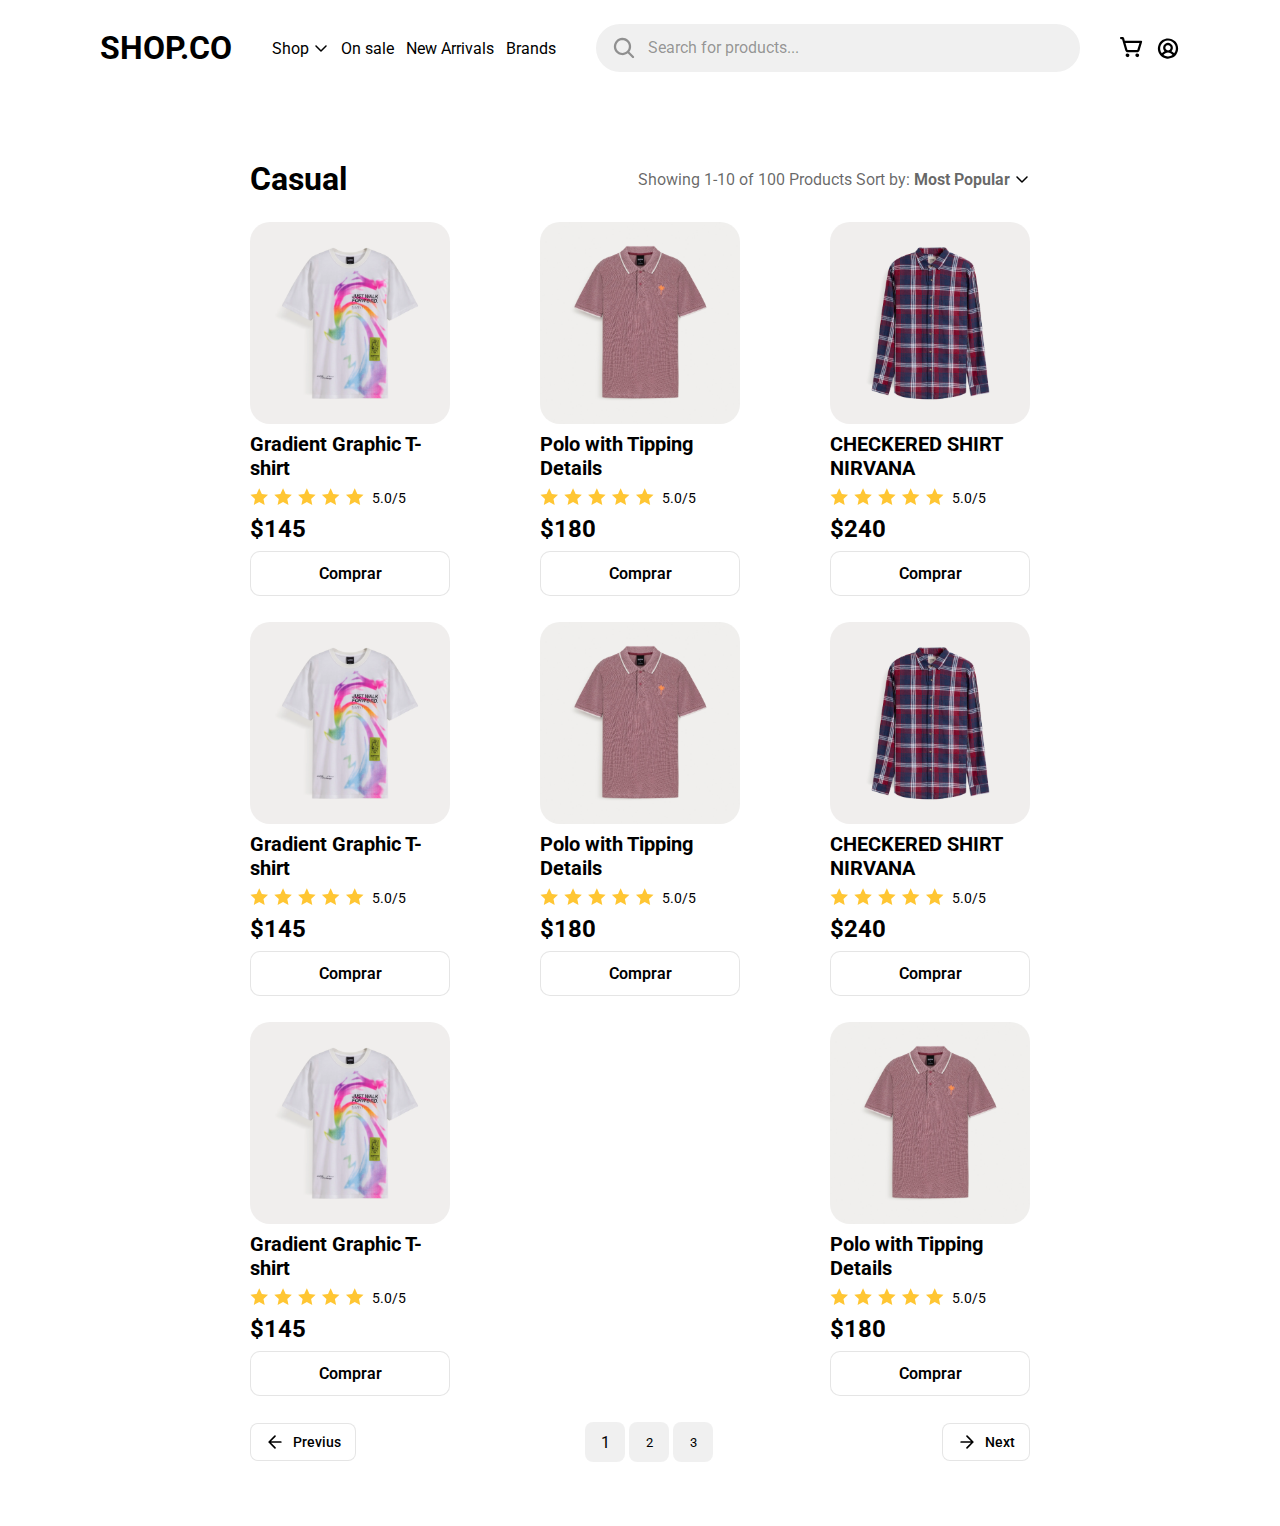
<file: index.html>
<!DOCTYPE html>
<html lang="en">
  <head>
    <meta charset="UTF-8" />
    <meta name="viewport" content="width=device-width, initial-scale=1.0" />
    <title>Shop.co</title>                  
    <link rel="stylesheet" href="./src/style/index.css" />

    <link rel="preconnect" href="https://fonts.googleapis.com" />
    <link rel="preconnect" href="https://fonts.gstatic.com" crossorigin />
    <link
      href="https://fonts.googleapis.com/css2?family=Nunito+Sans:ital,opsz,wght@0,6..12,700;1,6..12,400;1,6..12,500&family=Poppins:wght@300;400;500;600;700;800&family=Red+Hat+Display:wght@500;700;900&family=Roboto:wght@400;500;900&display=swap"
      rel="stylesheet"
    />
  </head>
  <body>
    <dialog class="cart-content">
      <div class="cart-header-dialog">
        <div class="header-title-cart">
            <h1 class="title-cart">Your Cart</h1>
            <span class="exit-cart">
                <svg xmlns="http://www.w3.org/2000/svg" width="24" height="24" viewBox="0 0 24 24" fill="none">
                    <path d="M19.5459 17.9541C19.7572 18.1654 19.876 18.452 19.876 18.7509C19.876 19.0498 19.7572 19.3365 19.5459 19.5478C19.3346 19.7592 19.0479 19.8779 18.749 19.8779C18.4501 19.8779 18.1635 19.7592 17.9521 19.5478L12 13.5937L6.0459 19.5459C5.83455 19.7573 5.54791 19.876 5.24902 19.876C4.95014 19.876 4.66349 19.7573 4.45215 19.5459C4.2408 19.3346 4.12207 19.0479 4.12207 18.7491C4.12207 18.4502 4.2408 18.1635 4.45215 17.9522L10.4062 12L4.45402 6.04593C4.24268 5.83459 4.12395 5.54795 4.12395 5.24906C4.12395 4.95017 4.24268 4.66353 4.45402 4.45218C4.66537 4.24084 4.95201 4.12211 5.2509 4.12211C5.54978 4.12211 5.83643 4.24084 6.04777 4.45218L12 10.4062L17.954 4.45125C18.1654 4.2399 18.452 4.12117 18.7509 4.12117C19.0498 4.12117 19.3364 4.2399 19.5478 4.45125C19.7591 4.66259 19.8778 4.94924 19.8778 5.24812C19.8778 5.54701 19.7591 5.83365 19.5478 6.045L13.5937 12L19.5459 17.9541Z" fill="black" fill-opacity="0.4"/>
                  </svg>
            </span>
        </div>
        <div class="container-products"></div>

        <div class="price-area">
          <h1 class="title-price">Order Summary</h1>

          <div class="total-price">
            <span>Total</span>
            <h1 class="price-real">0</h1>
          </div>

          <div class="promo-code">
            <input type="text" placeholder="Add promo code" class="promo-button">
            <button class="apply" type="submit">Apply</button>
          </div>
        </div>
      </div>

      <button type="submit" class="checkout">
        Go to Checkout
        <svg
          xmlns="http://www.w3.org/2000/svg"
          width="20"
          height="20"
          viewBox="0 0 20 20"
          fill="none"
        >
          <path
            d="M11.9133 3.71175L17.5383 9.33675C17.6257 9.42385 17.695 9.52734 17.7423 9.6413C17.7897 9.75525 17.814 9.87743 17.814 10.0008C17.814 10.1242 17.7897 10.2464 17.7423 10.3603C17.695 10.4743 17.6257 10.5778 17.5383 10.6649L11.9133 16.2899C11.7372 16.466 11.4983 16.5649 11.2492 16.5649C11.0001 16.5649 10.7613 16.466 10.5852 16.2899C10.409 16.1138 10.3101 15.8749 10.3101 15.6258C10.3101 15.3767 10.409 15.1379 10.5852 14.9618L14.6094 10.9375L3.125 10.9375C2.87636 10.9375 2.6379 10.8388 2.46209 10.6629C2.28627 10.4871 2.1875 10.2487 2.1875 10C2.1875 9.75139 2.28627 9.51294 2.46209 9.33712C2.6379 9.16131 2.87636 9.06253 3.125 9.06253L14.6094 9.06253L10.5844 5.03832C10.4083 4.8622 10.3093 4.62333 10.3093 4.37425C10.3093 4.12518 10.4083 3.88631 10.5844 3.71019C10.7605 3.53407 10.9994 3.43513 11.2484 3.43513C11.4975 3.43513 11.7364 3.53407 11.9125 3.71019L11.9133 3.71175Z"
            fill="white"
          />
        </svg>
      </button>
    </dialog>

    <header>
      <div class="header-content">
        <h1 class="title-header">SHOP.CO</h1>

        <ul class="navegation">
          <li>
            Shop
            <img src="./src/img/icon-dropdown.svg" alt="icon menu dropdown" />
          </li>
          <li>On sale</li>
          <li>New Arrivals</li>
          <li>Brands</li>
        </ul>

        <div class="search">
          <img src="./src/img/icon-search.svg" alt="icon search" />
          <input
            type="text"
            placeholder="Search for products..."
            class="inpt-search"
          />
        </div>

        <div class="icons">
          <button class="cart-btn">
            <img src="./src/img/icon-cart.svg" alt="icon cart" />
          </button>
          <img src="./src/img/icon-user.svg" alt="icon user" />
        </div>
      </div>
    </header>

    <section class="product">
      <div class="title-section">
        <h1>Casual</h1>
        <span
          >Showing 1-10 of 100 Products Sort by: <b>Most Popular</b>
          <img src="./src/img/icon-dropdown.svg" alt="icon menu dropdown" />
        </span>
      </div>

      <div class="products">
        <div class="column"></div>
      </div>

      <div class="pagination">
        <div class="btn-previous">
          <button>
            <img src="./src/img/arrow-left.svg" alt="icon previus page" />
            <a href="" class="previus">Previus</a>
          </button>
        </div>

        <div class="pags">
          <div class="number">
            <button class="btn-number-pag">
              <a href="./produtos1.html">1</a>
            </button>
          </div>

          <div class="number">
            <button class="btn-number-pag2">
              <a href="/produtos2.html">2</a>
            </button>
          </div>

          <div class="number">
            <button class="btn-number-pag3">
              <a href="/produtos3.html">3</a>
            </button>
          </div>
        </div>

        <div class="btn-next">
          <button>
            <img src="./src/img/arrow-right.svg" alt="icon next page" />
            <a href="" class="next">Next</a>
          </button>
        </div>
      </div>
    </section>

    <script src="./src/script/main.js"></script>
  </body>
</html>
</file>
<file: src/style/index.css>
::-webkit-scrollbar {
  width: 8px; 
}

::-webkit-scrollbar-thumb {
  background-color: #c9c8c8; 
  border-radius: 6px; 
}

::-webkit-scrollbar-track {
  background-color: #f1f1f1; 
}


* {
  margin: 0;
  padding: 0;
  box-sizing: border-box;
  font-family: "Roboto", sans-serif;
}

body{
  width: 100%;
  position: relative;
}

dialog{
  position: fixed;
  top: 0;
  left: 0;
  width: 400px;
  height: 100vh;
  border-radius: 10px 0px 0px 10px;
  border: 2px solid rgba(0, 0, 0, 0.10);
  background: #FFF;
  flex-direction: column;
  gap: 24px;
  padding: 24px;
}

dialog:-internal-dialog-in-top-layer{
  min-height: 100vh;
}

dialog::backdrop{
  background-color: rgb(0, 0, 0 / .5);
}

dialog[open]{
  display: flex;
  justify-content: space-between;
}

.header-title-cart{
  width: 100%;
  display: flex;
  justify-content: space-between;
  align-items: center;
}

.delete-cart,
.exit-cart{
  cursor: pointer;
}

.cart-header-dialog{
  display: flex;
  flex-direction: column;
  gap: 24px;
}

.carrinho .cart-title h1{
  color: #000;
  font-size: 32px;
  font-style: normal;
  font-weight: 700;
  line-height: normal;
}

.container-products{
  display: flex;
  flex-direction: column;
  align-items: flex-start;
  gap: 16px;
  padding: 14px;
  border-radius: 20px;
  border: 1px solid rgba(0, 0, 0, 0.10);
}

.product-cart{
  display: flex;
  gap: 14px;
  width: 100%;
  margin-bottom: 16px;
}

.product-cart .image-cart{
  width: 80px;
  height: 80px;
}

.product-cart img{
  min-width: 100%;
  height: 100%;
  border-radius: 10px;
}

.details-cart{
  display: flex;
  flex-direction: column;
  width: 100%;
}

.cart-header{
  width: 100%;
  display: flex;
  justify-content: space-between;
}

.cart-header h1{
  color: #000;
  font-size: 16px;
  font-style: normal;
  font-weight: 700;
  line-height: normal;
}

.delete-cart{
  cursor: pointer;
}

.size{
  color: #000;
  font-size: 12px;
  font-style: normal;
  font-weight: 600;
  line-height: normal;
}

.size-inf{
  color: rgba(0, 0, 0, 0.60);
  font-size: 12px;
  font-style: normal;
  font-weight: 400;
  line-height: normal;
}

.color{
  color: #000;
  font-size: 12px;
  font-style: normal;
  font-weight: 600;
  line-height: normal;
}

.color-inf{
  color: rgba(0, 0, 0, 0.60);
  font-size: 12px;
  font-style: normal;
  font-weight: 400;
  line-height: normal;
}

.price-amount{
  display: flex;
  justify-content: space-between;
  align-items: center;
}

.price-amount .price-cart{
  color: #000;
  font-size: 20px;
  font-style: normal;
  font-weight: 700;
  line-height: normal;
}

.amount-content{
  display: flex;
  gap: 20px;
  padding: 8px 20px;
  justify-content: center;
  align-items: center;
  border-radius: 62px;
  background: #F0F0F0;
}

.amount-content span{
  color: #000;
  font-size: 14px;
  font-style: normal;
  font-weight: 500;
  line-height: normal;
}

.price-area{
  display: flex;
  flex-direction: column;
  width: 100%;
  padding: 20px;
  gap: 16px;
  align-items: flex-start;
  border-radius: 20px;
  border: 1px solid rgba(0, 0, 0, 0.10);
}

.title-price{
  color: #000;
  font-size: 20px;
  font-style: normal;
  font-weight: 700;
  line-height: normal;
}

.total-price{
  width: 100%;
  display: flex;
  justify-content: space-between;
  align-items: center;
}

.total-price span{
  color: #000;
  font-size: 16px;
  font-style: normal;
  font-weight: 400;
  line-height: normal;
}

.total-price h1{
  color: #000;
  text-align: right;
  font-size: 20px;
  font-style: normal;
  font-weight: 700;
  line-height: normal;
}

.promo-code{
  width: 100%;
  display: flex;
  justify-content: space-between;
}

.promo-button{
  display: flex;
  padding: 12px 16px;
  align-items: center;
  gap: 10px;
  border-radius: 62px;
  background: #F0F0F0;
  border: none;
  color: rgba(0, 0, 0, 0.40);
  font-size: 14px;
  font-style: normal;
  font-weight: 400;
  line-height: normal;
}

.apply{
  display: flex;
  width: 88px;
  height: 48px;
  padding: 12px 16px;
  justify-content: center;
  align-items: center;
  gap: 12px;
  border-radius: 62px;
  background: #000;
  border: none;
  color: #FFF;
  font-size: 14px;
  font-style: normal;
  font-weight: 500;
  line-height: normal;
  cursor: pointer;
}

.checkout{
  display: flex;
  width: 100%;
  padding: 16px 54px;
  justify-content: center;
  align-items: center;
  gap: 12px;
  border-radius: 62px;
  background: #000;
  color: #FFF;
  color: #FFF;
  font-size: 16px;
  font-style: normal;
  font-weight: 600;
  line-height: normal;
  cursor: pointer;
  border: none      ;
}

.remove-cart,
.add-cart{
  cursor: pointer;
}

header {
  width: 100%;
  padding: 24px 100px;
}
header .header-content {
  display: flex;
  width: 100%;
  align-items: center;
  justify-content: center;
  gap: 40px;
}
header .title-header {
  color: #000;
  font-size: 32px;
  font-style: normal;
  font-weight: 700;
  line-height: normal;
}
header .navegation {
  display: flex;
  align-items: center;
  justify-content: center;
  gap: 12px;
  list-style: none;
}
header .navegation li {
  cursor: pointer;
  color: #000;
  font-size: 16px;
  font-style: normal;
  font-weight: 400;
  line-height: normal;
  display: flex;
  align-items: center;
  justify-content: center;
  gap: 4px;
}
header .search {
  display: flex;
  align-items: center;
  justify-content: flex-start;
  border-radius: 62px;
  background: #F0F0F0;
  padding: 12px 16px;
  flex-grow: 1;
  gap: 12px;
}
header .inpt-search {
  background: none;
  border: none;
  outline: none;
  width: 100%;
}
header .inpt-search::placeholder {
  color: rgba(0, 0, 0, 0.4);
  font-size: 16px;
  font-style: normal;
  font-weight: 400;
  line-height: normal;
}
header .cart-btn{
  background: none;
  border: none;
  cursor: pointer;
}
header .icons {
  display: flex;
  gap: 12px;
  cursor: pointer;
}
@media (max-width: 900px) {
  header .navegation {
    display: none;
  }
  header .search {
    background: none;
    padding: 0;
    gap: 0;
    border-radius: 0;
    flex-grow: 0;
  }
}
@media (max-width: 540px) {
  header {
    padding: 24px 20px;
  }
}

.product {
  width: 100%;
  height: 100%;
  display: flex;
  flex-direction: column;
  align-items: center;
  justify-content: center;
  padding: 64px 250px;
}
.product .title-section {
  width: 100%;
  display: flex;
  justify-content: space-between;
  align-items: center;
}
.product .title-section h1 {
  color: #000;
  font-size: 32px;
  font-style: normal;
  font-weight: 700;
  line-height: normal;
}
.product .title-section span {
  display: flex;
  align-items: center;
  justify-content: center;
  gap: 4px;
  color: rgba(0, 0, 0, 0.6);
  font-size: 16px;
  font-style: normal;
  font-weight: 400;
  line-height: normal;
}
.product .products {
  width: 100%;
  margin-top: 24px;
}
.product .column {
  display: flex;
  justify-content: space-between;
  flex-wrap: wrap;
}
.product .card {
  width: 200px;
  height: 400px;
  display: flex;
  flex-direction: column;
  gap: 8px;
}
.product .img-card {
  width: 200px;
  height: 202.19px;
  border-radius: 20px;
}
.cart-button{
  border: 1px solid rgba(0, 0, 0, 0.1);
  padding: 12px;
  border-radius: 10px;
  background-color: #FFF;
  font-size: 16px;
  font-weight: 600;
  cursor: pointer;
}
.cart-button:hover{
  background-color: #f4f4f4ac;
}
.product .title-card {
  color: #000;
  font-size: 20px;
  font-style: normal;
  font-weight: 700;
  line-height: normal;
}
.product .review {
  display: flex;
  align-items: center;
  gap: 8px;
}
.product .number-review {
  color: #000;
  font-size: 14px;
  font-style: normal;
  font-weight: 400;
  line-height: normal;
}
.product .number-review-finally {
  color: rgba(0, 0, 0, 0.6);
  font-size: 14px;
  font-style: normal;
  font-weight: 400;
  line-height: normal;
}
.product .price {
  color: #000;
  font-size: 24px;
  font-style: normal;
  font-weight: 700;
  line-height: normal;
}
.product .pagination {
  display: flex;
  min-width: 100%;
  justify-content: space-between;
  align-items: center;
}
.product .btn-next button,
.product .btn-previous button {
  display: flex;
  justify-content: center;
  align-items: center;
  gap: 8px;
  padding: 8px 14px;
  border-radius: 8px;
  border: 1px solid rgba(0, 0, 0, 0.1);
  background: #FFF;
  cursor: pointer;
  color: #000;
}
.product .btn-next button a,
.product .btn-previous button a {
  font-size: 14px;
  font-style: normal;
  font-weight: 500;
  line-height: 20px;
  list-style: none;
  text-decoration: none;
  color: #000;
}
.product .pags {
  display: flex;
  gap: 4px;
}
.product .btn-number-pag {
  width: 40px;
  height: 40px;
  padding: 12px;
  border-radius: 8px;
  border: none;
  background: rgba(0, 0, 0, 0.06);
  display: flex;
  align-items: center;
  justify-content: center;
  cursor: pointer;
}
.product .btn-number-pag a {
  color: #000;
  text-align: center;
  font-size: 16px;
  font-style: normal;
  font-weight: 500;
  line-height: 20px;
  text-decoration: none;
}

@media (max-width: 1000px) {
  .product {
    padding: 64px 20px;
  }
}
@media (max-width: 540px) {
  .product {
    padding: 32px 20px;
  }
  .product .column {
    display: flex;
    flex-wrap: wrap;
    gap: 8px;
    justify-content: center;
    align-items: center;
  }
  .product .title-section {
    flex-direction: column;
    align-items: center;
  }
}

@media(max-width: 430px){
  .product .title-section span{
    flex-direction: column;
  }
}
/*# sourceMappingURL=index.css.map */
</file>
